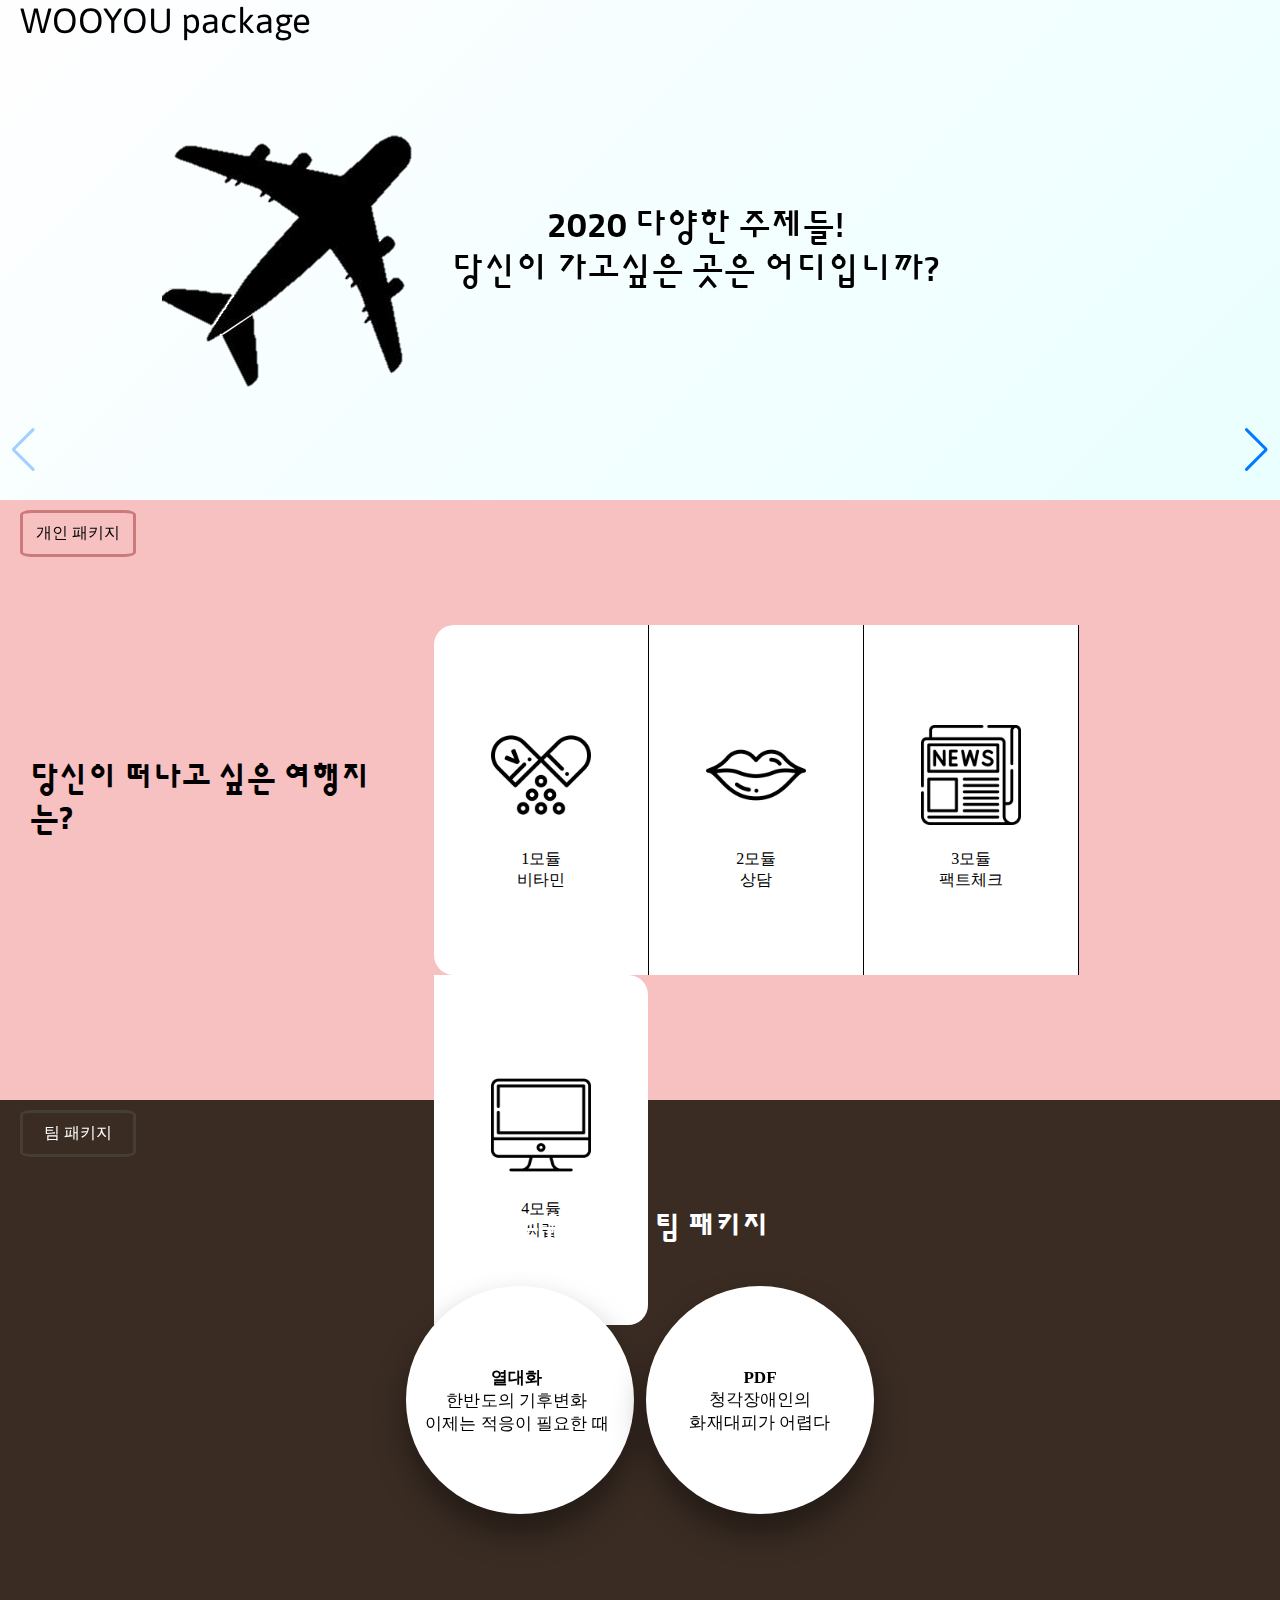
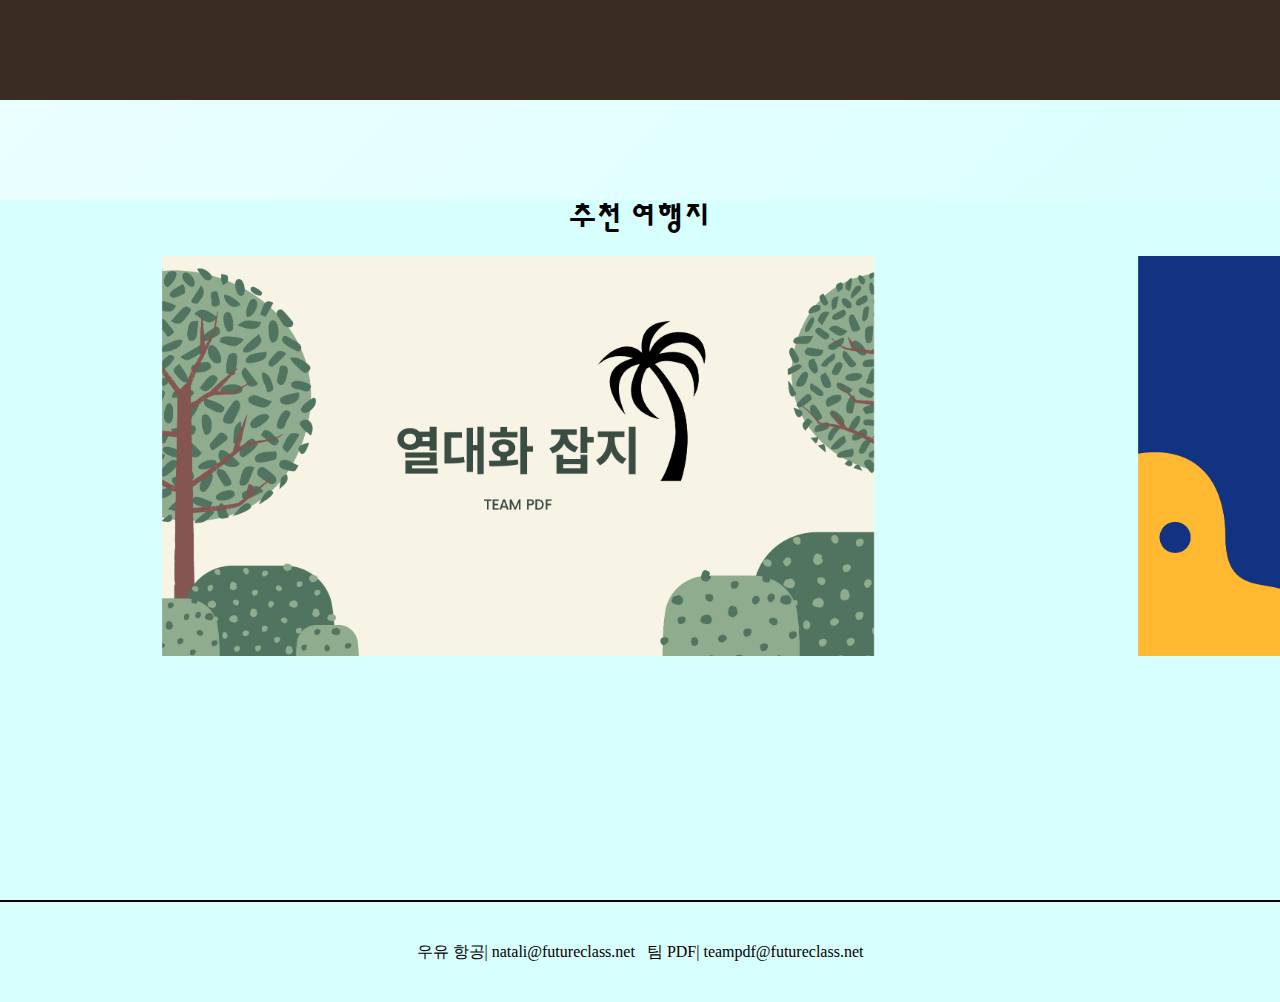
<file: index.html>
<!DOCTYPE html>
<html lang="ko">

<head>
    <meta charset="UTF-8">
    <meta name="viewport" content="width=device-width, initial-scale=1.0">
    <link rel="shortcut icon" type="image/x-icon" href="https://wooyou04.github.io/wooyou-site/pavicon.ico" />
    <title>우유 패키지</title>
    <link rel="stylesheet" href="milk.css">
    <script src="script.js"></script>

    <!-- Link Swiper's CSS -->
    <link rel="stylesheet" href="https://unpkg.com/swiper/swiper-bundle.min.css">
</head>

<body>
    <div class="container">
        <div class="logo" id="logo"><a style="color: black;" href="./index.html">WOOYOU
                package</a>
        </div>

        <div class="first">
            <img src="그림1.png">
            <div class="ftxt">
                <span>2020</span> 다양한 주제들!<br>
                당신이 가고싶은 곳은 어디입니까?
            </div>
        </div>
        <div class="gaein">
            개인 패키지
        </div>
        <div class="second">
            <h1>당신이 떠나고 싶은 여행지는?</h1>
            <div class="bbox">
                <ul>
                    <a href="./new.html" target="_sub">
                        <li class="bbox1">
                            <img src="vitamins.png" alt="비타" width="100px" height="100px">
                            <br>
                            <p>1모듈 <br> 비타민</p>
                        </li>
                    </a>
                    <a href="./22module.html" target="_sub">
                        <li class="bbox2">
                            <img src="lips.png" alt="상담" width="100px" height="100px">
                            <br>
                            <p>2모듈 <br> 상담</p>
                        </li>

                    </a>
                    <a href="./33module.html" target="_sub">
                        <li class="bbox3">
                            <img src="newspaper.png" alt="신문" width="100px" height="100px">
                            <br>
                            <p>3모듈 <br> 팩트체크</p>
                        </li>

                    </a>
                    <a href="./4module.html" target="_sub">
                        <li class="bbox4">
                            <img src="desktop.png" alt="씨랩" width="100px" height="100px">
                            <br>
                            <p>4모듈 <br> 씨랩</p>
                        </li>
                    </a>
                </ul>
            </div>
        </div>
        <div class="team">
            팀 패키지
        </div>
        <div class="third">
            <h2>우유항공의 팀 패키지</h2>
            <a href="./trop.html" target="_sub">
                <div class="tbox">
                    <div class="tropical">
                        <p>
                            <strong>열대화</strong>
                            <br>
                            한반도의 기후변화
                            <br>
                            이제는 적응이 필요한 때
                        </p>

                    </div>
                </div>
            </a>

            <a href="./team.html" target="_sub">
                <div class="tpbox">
                    <p>
                        <strong>PDF</strong>
                        <br>
                        청각장애인의 <br> 화재대피가 어렵다
                    </p>
                </div>
            </a>
        </div>
        <div class="fourth">
            <h3> 추천 여행지</h3>
            <br>
            <div class="swiper-container">
                <div class="swiper-wrapper">
                    <div class="swiper-slide"><a href="./new.html"><img src="추천1.png"></a></div>
                    <div class="swiper-slide"><a href="./22module.html"><img src="추천2.png"></a></div>
                    <div class="swiper-slide"><a href="./33module.html"><img src="추천3.png"></a></div>

                </div>
                <!-- Add Arrows -->
                <div class="swiper-button-next"></div>
                <div class="swiper-button-prev"></div>
            </div>
        </div>
        <!-- Swiper JS -->
        <script src="https://unpkg.com/swiper/swiper-bundle.min.js"></script>

        <div class="footer">
            <span>우유 항공</span>| natali@futureclass.net
            &nbsp; <span>팀 PDF</span>| teampdf@futureclass.net
        </div>
    </div>

</body>

</html>
</file>
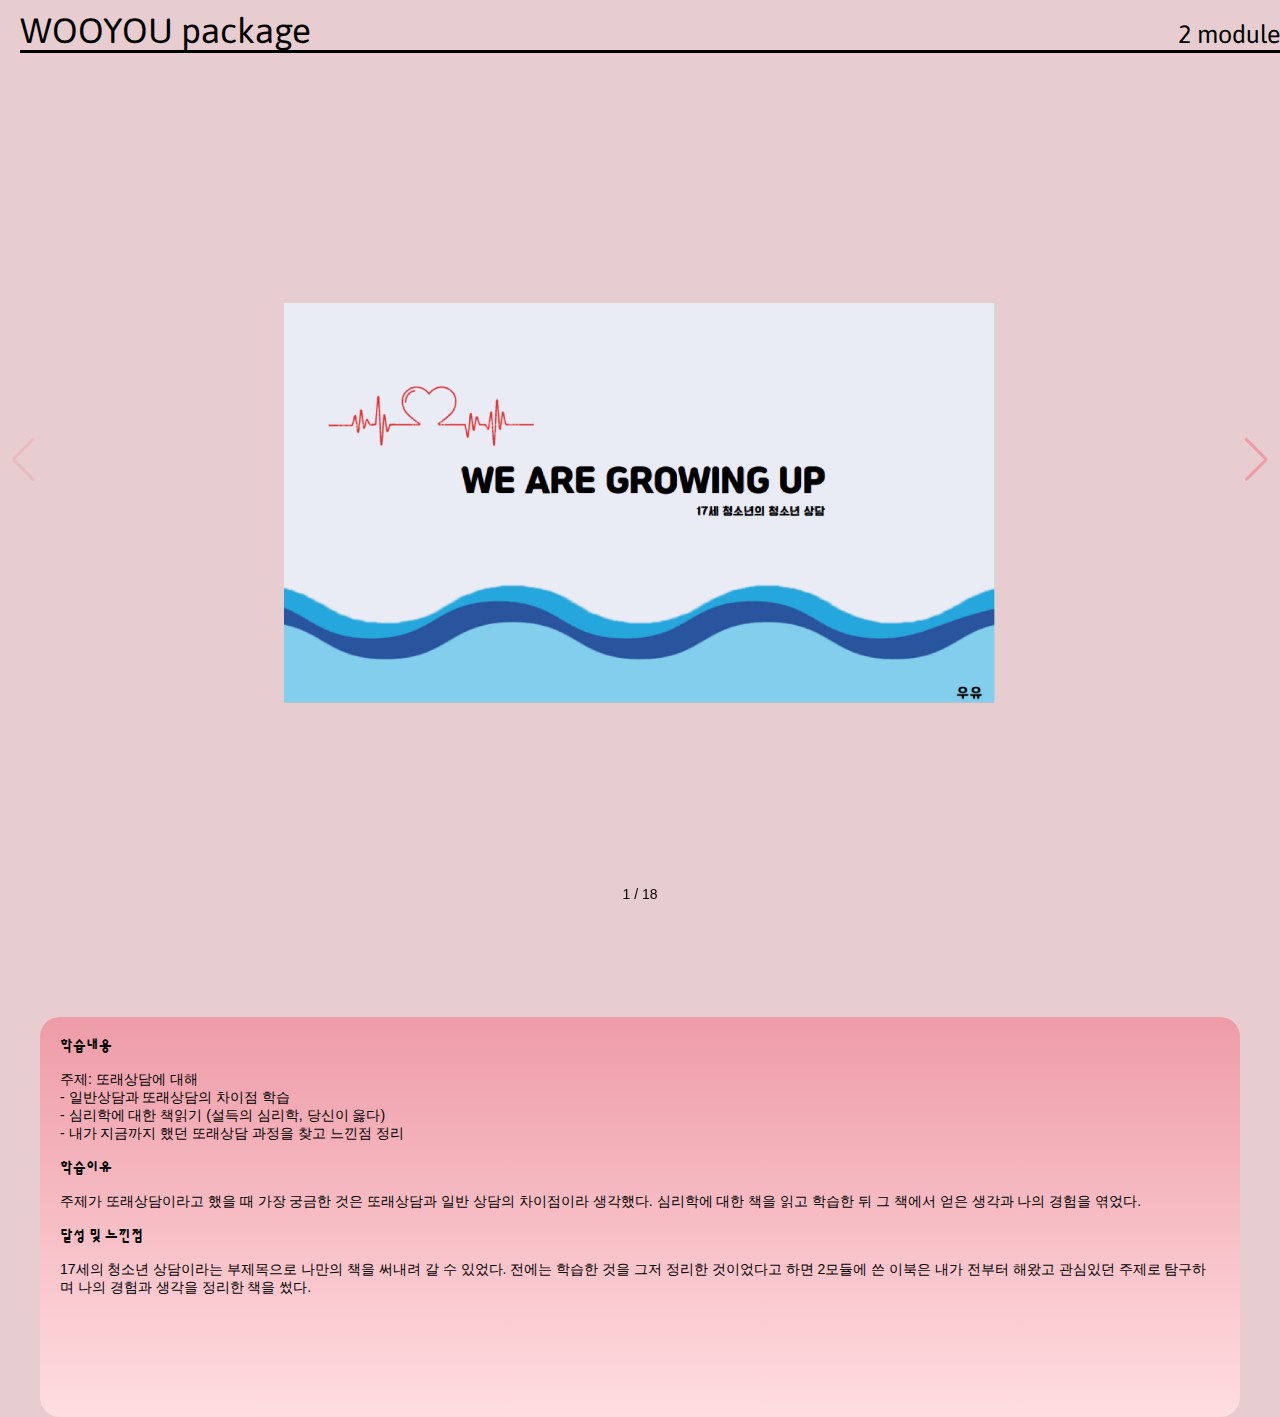
<file: 22module.html>
<!DOCTYPE html>
<html lang="en">

<head>
    <meta charset="utf-8">
    <title>우유투어/2모듈</title>
    <!-- Link Swiper's CSS -->
    <link rel="stylesheet" href="https://unpkg.com/swiper/swiper-bundle.min.css">

</head>

<body>
    <header>
        <div class="inner-container">
            <div class="logo" id="logo"><a style="color: black;" href="./index.html">WOOYOU
                    package</a>
                <div class="module">2 module</div>
            </div>

        </div>
    </header>
    <!-- Swiper -->
    <div class="swiper-container">
        <div class="swiper-wrapper">
            <div class="swiper-slide"><img src="2.png"></div>
            <div class="swiper-slide"><img src="2-1.png"></div>
            <div class="swiper-slide"><img src="2-2-1.png"></div>
            <div class="swiper-slide"><img src="2-2.png"></div>
            <div class="swiper-slide"><img src="2-3.png"></div>
            <div class="swiper-slide"><img src="2-4.png"></div>
            <div class="swiper-slide"><img src="2-5.png"></div>
            <div class="swiper-slide"><img src="2-6.png"></div>
            <div class="swiper-slide"><img src="2-7.png"></div>
            <div class="swiper-slide"><img src="2-8.png"></div>
            <div class="swiper-slide"><img src="2-9.png"></div>
            <div class="swiper-slide"><img src="2-10.png"></div>
            <div class="swiper-slide"><img src="2-11.png"></div>
            <div class="swiper-slide"><img src="2-12.png"></div>
            <div class="swiper-slide"><img src="2-13.png"></div>
            <div class="swiper-slide"><img src="2-14.png"></div>
            <div class="swiper-slide"><img src="2-15.png"></div>
            <div class="swiper-slide"><img src="2-16.png"></div>


        </div>
        <!-- Add Pagination -->
        <div class="swiper-pagination"></div>
        <!-- Add Arrows -->
        <div class="swiper-button-next"></div>
        <div class="swiper-button-prev"></div>

    </div>
    <br><br><br><br>
    <div id="twobox">
        <div class="head">
            <strong>학습내용</strong>
        </div>
        <br>
        <div class="naeyong">
            주제: 또래상담에 대해
            <br>
            - 일반상담과 또래상담의 차이점 학습
            <br>
            - 심리학에 대한 책읽기 (설득의 심리학, 당신이 옳다)
            <br>
            - 내가 지금까지 했던 또래상담 과정을 찾고 느낀점 정리

        </div>
        <br>
        <div class="head1">
            <strong>학습이유</strong>
        </div>
        <br>
        <div class="naeyong1">
            주제가 또래상담이라고 했을 때 가장 궁금한 것은 또래상담과 일반 상담의 차이점이라 생각했다.
            심리학에 대한 책을 읽고 학습한 뒤 그 책에서 얻은 생각과 나의 경험을 엮었다.

        </div>
        <br>
        <div class="head2">
            <strong>달성 및 느낀점</strong>
        </div>
        <br>
        <div class="naeyong2">
            17세의 청소년 상담이라는 부제목으로 나만의 책을 써내려 갈 수 있었다. 전에는 학습한 것을 그저 정리한 것이었다고 하면 2모듈에 쓴 이북은 내가 전부터 해왔고 관심있던 주제로 탐구하며 나의
            경험과 생각을 정리한 책을 썼다.

        </div>
    </div>


    <style>
        @import url("https://fonts.googleapis.com/css2?family=Asap&display=swap");
        @import url("https://fonts.googleapis.com/css2?family=Sunflower:wght@300&display=swap");

        .logo {
            margin-top: 10px;
            margin-left: 20px;
            font-family: "Asap", sans-serif;
            font-size: 35px;
            border-bottom: 3px solid black;
        }

        .logo a {
            text-decoration: none;
        }

        .module {
            position: relative;
            float: right;
            font-size: 25px;
            top: 10px;
        }

        html,
        body {
            position: relative;
            height: 100%;
        }

        body {
            font-family: Helvetica Neue, Helvetica, Arial, sans-serif;
            font-size: 14px;
            color: #000;
            margin: 0;
            padding: 0;
            background-color: #e7cdcf;
        }

        .swiper-container {
            width: 100%;
            height: 100%;
        }

        .swiper-slide img {
            width: auto;
            height: auto;
            max-width: 800px;
            max-height: 400px;
        }

        .swiper-slide {
            text-align: center;
            font-size: 18px;
            width: 800px;
            height: 400px;
            margin: auto;
            /* Center slide text vertically */
            display: -webkit-box;
            display: -ms-flexbox;
            display: -webkit-flex;
            display: flex;
            -webkit-box-pack: center;
            -ms-flex-pack: center;
            -webkit-justify-content: center;
            justify-content: center;
            -webkit-box-align: center;
            -ms-flex-align: center;
            -webkit-align-items: center;
            align-items: center;
        }

        :root {
            --swiper-theme-color: #ee9ca7;
        }

        @keyframes slide {
            0% {
                transform: translate(0);
            }

            50% {
                transform: translate(-12800px);
            }

            100% {
                transform: translate(0);
            }
        }

        #twobox {
            background: linear-gradient(to bottom, #ee9ca7, #ffdde1);
            color: white;
            width: 1200px;
            height: 400px;
            padding: 20px;
            border-radius: 20px;
            box-sizing: border-box;
            margin: auto;
            color: black;
        }

        .head,
        .head1,
        .head2 {
            font-family: "Sunflower", sans-serif;
        }
    </style>
    <!-- Swiper JS -->
    <script src="https://unpkg.com/swiper/swiper-bundle.min.js"></script>

    <!-- Initialize Swiper -->
    <script>
        var swiper = new Swiper('.swiper-container', {
            pagination: {
                el: '.swiper-pagination',
                type: 'fraction',
            },
            navigation: {
                nextEl: '.swiper-button-next',
                prevEl: '.swiper-button-prev',
            },
        });
        var twobox = document.getElementById('twobox')
        function boxover(id) {
            id.style.width = '1250px'
            id.style.height = '450px'
        }
        function boxout(id) {
            id.style.width = '1200px'
            id.style.height = '400px'
        }
        twobox.addEventListener('mouseover', function () {
            boxover(twobox)
        })
        twobox.addEventListener('mouseout', function () {
            boxout(twobox)
        })
    </script>
</file>
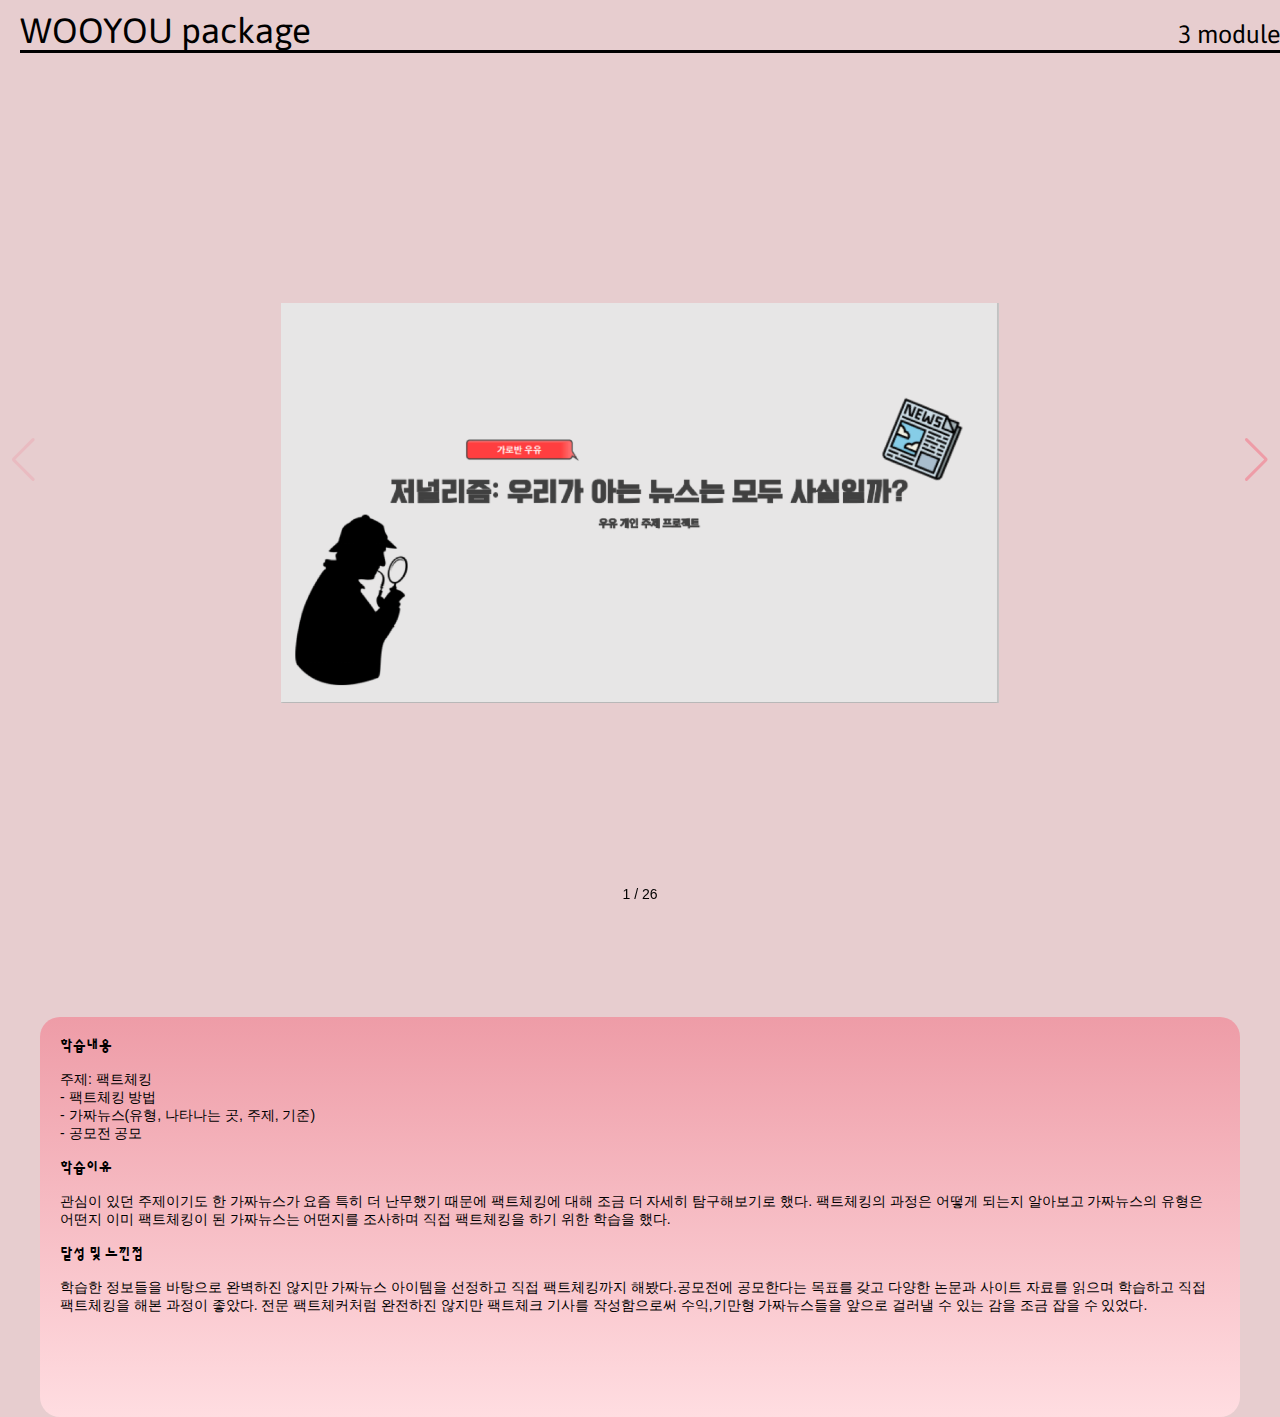
<file: 33module.html>
<!DOCTYPE html>
<html lang="en">

<head>
    <meta charset="utf-8">
    <title>우유투어/3모듈</title>
    <!-- Link Swiper's CSS -->
    <link rel="stylesheet" href="https://unpkg.com/swiper/swiper-bundle.min.css">
    <link rel="stylesheet" href="new.css">
</head>

<body>
    <header>
        <div class="inner-container">
            <div class="logo" id="logo"><a style="color: black;" href="./index.html">WOOYOU
                    package</a>
                <div class="module">3 module</div>
            </div>

        </div>
    </header>
    <!-- Swiper -->
    <div class="swiper-container">
        <div class="swiper-wrapper">
            <div class="swiper-slide"><img src="3모듈.png"></div>
            <div class="swiper-slide"><img src="3-1.png"></div>
            <div class="swiper-slide"><img src="3-2.png"></div>
            <div class="swiper-slide"><img src="3-3.png"></div>
            <div class="swiper-slide"><img src="3-4.png"></div>
            <div class="swiper-slide"><img src="3-5.png"></div>
            <div class="swiper-slide"><img src="3-6.png"></div>
            <div class="swiper-slide"><img src="3-7.png"></div>
            <div class="swiper-slide"><img src="3-8.png"></div>
            <div class="swiper-slide"><img src="3-9.png"></div>
            <div class="swiper-slide"><img src="3-10.png"></div>
            <div class="swiper-slide"><img src="3-11.png"></div>
            <div class="swiper-slide"><img src="3-12.png"></div>
            <div class="swiper-slide"><img src="3-13.png"></div>
            <div class="swiper-slide"><img src="3-14.png"></div>
            <div class="swiper-slide"><img src="3-15.png"></div>
            <div class="swiper-slide"><img src="3-16.png"></div>
            <div class="swiper-slide"><img src="3-17.png"></div>
            <div class="swiper-slide"><img src="3-18.png"></div>
            <div class="swiper-slide"><img src="3-19.png"></div>
            <div class="swiper-slide"><img src="3-20.png"></div>
            <div class="swiper-slide"><img src="3-21.png"></div>
            <div class="swiper-slide"><img src="3-22.png"></div>
            <div class="swiper-slide"><img src="3-23.png"></div>
            <div class="swiper-slide"><img src="3-24.png"></div>
            <div class="swiper-slide"><img src="3-25.png"></div>

        </div>
        <!-- Add Pagination -->
        <div class="swiper-pagination"></div>
        <!-- Add Arrows -->
        <div class="swiper-button-next"></div>
        <div class="swiper-button-prev"></div>

    </div>
    <br><br><br><br>
    <div id="threebox">
        <div class="head">
            <strong>학습내용</strong>
        </div>
        <br>
        <div class="naeyong">
            주제: 팩트체킹
            <br>
            - 팩트체킹 방법
            <br>
            - 가짜뉴스(유형, 나타나는 곳, 주제, 기준)
            <br>
            - 공모전 공모

        </div>
        <br>
        <div class="head1">
            <strong>학습이유</strong>
        </div>
        <br>
        <div class="naeyong1">
            관심이 있던 주제이기도 한 가짜뉴스가 요즘 특히 더 난무했기 때문에 팩트체킹에 대해 조금 더 자세히 탐구해보기로 했다. 팩트체킹의 과정은 어떻게 되는지 알아보고 가짜뉴스의 유형은 어떤지
            이미
            팩트체킹이 된 가짜뉴스는 어떤지를 조사하며 직접 팩트체킹을 하기 위한 학습을 했다.

        </div>
        <br>
        <div class="head2">
            <strong>달성 및 느낀점</strong>
        </div>
        <br>
        <div class="naeyong2">
            학습한 정보들을 바탕으로 완벽하진 않지만 가짜뉴스 아이템을 선정하고 직접 팩트체킹까지 해봤다.공모전에 공모한다는 목표를 갖고 다양한 논문과 사이트 자료를 읽으며 학습하고 직접 팩트체킹을
            해본
            과정이 좋았다. 전문 팩트체커처럼 완전하진 않지만 팩트체크 기사를 작성함으로써 수익,기만형 가짜뉴스들을 앞으로 걸러낼 수 있는 감을 조금 잡을 수 있었다.

        </div>
    </div>
    <style>
        @import url("https://fonts.googleapis.com/css2?family=Asap&display=swap");
        @import url("https://fonts.googleapis.com/css2?family=Sunflower:wght@300&display=swap");

        .logo {
            margin-top: 10px;
            margin-left: 20px;
            font-family: "Asap", sans-serif;
            font-size: 35px;
            border-bottom: 3px solid black;
        }

        .logo a {
            text-decoration: none;
        }

        .module {
            position: relative;
            float: right;
            font-size: 25px;
            top: 10px;
        }

        html,
        body {
            position: relative;
            height: 100%;
        }

        body {
            font-family: Helvetica Neue, Helvetica, Arial, sans-serif;
            font-size: 14px;
            color: #000;
            margin: 0;
            padding: 0;
            background-color: #e7cdcf;
        }

        .swiper-container {
            width: 100%;
            height: 100%;
        }

        .swiper-slide img {
            width: auto;
            height: auto;
            max-width: 800px;
            max-height: 400px;
        }

        .swiper-slide {
            text-align: center;
            font-size: 18px;
            width: 800px;
            height: 400px;
            margin: auto;
            /* Center slide text vertically */
            display: -webkit-box;
            display: -ms-flexbox;
            display: -webkit-flex;
            display: flex;
            -webkit-box-pack: center;
            -ms-flex-pack: center;
            -webkit-justify-content: center;
            justify-content: center;
            -webkit-box-align: center;
            -ms-flex-align: center;
            -webkit-align-items: center;
            align-items: center;
        }

        :root {
            --swiper-theme-color: #ee9ca7;
        }

        @keyframes slide {
            0% {
                transform: translate(0);
            }

            50% {
                transform: translate(-20000px);
            }

            100% {
                transform: translate(0);
            }
        }

        #threebox {
            background: linear-gradient(to bottom, #ee9ca7, #ffdde1);
            color: white;
            width: 1200px;
            height: 400px;
            padding: 20px;
            border-radius: 20px;
            box-sizing: border-box;
            margin: auto;
            color: black;
        }

        .head,
        .head1,
        .head2 {
            font-family: "Sunflower", sans-serif;
        }
    </style>
    <script src="https://unpkg.com/swiper/swiper-bundle.min.js"></script>
    <script>
        var swiper = new Swiper('.swiper-container', {
            pagination: {
                el: '.swiper-pagination',
                type: 'fraction',
            },
            navigation: {
                nextEl: '.swiper-button-next',
                prevEl: '.swiper-button-prev',
            },
        });
        var threebox = document.getElementById('threebox')
        function boxover(id) {
            id.style.width = '1250px'
            id.style.height = '450px'
        }
        function boxout(id) {
            id.style.width = '1200px'
            id.style.height = '400px'
        }
        threebox.addEventListener('mouseover', function () {
            boxover(threebox)
        })
        threebox.addEventListener('mouseout', function () {
            boxout(threebox)
        })
    </script>
</body>

</html>
</file>
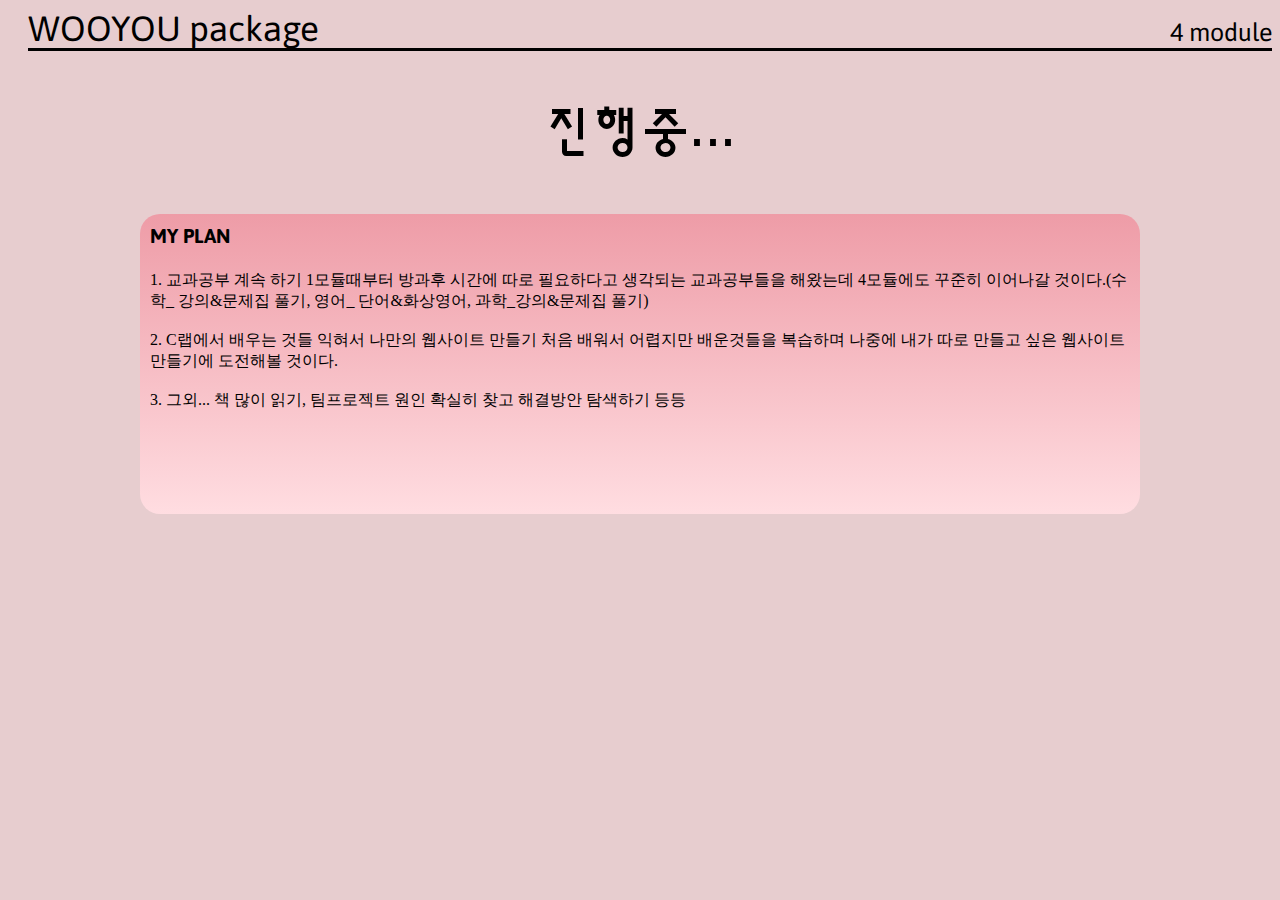
<file: 4module.html>
<!DOCTYPE html>
<html lang="ko">

<head>
    <meta charset="UTF-8">
    <meta name="viewport" content="width=device-width, initial-scale=1.0">
    <title>우유투어/4모듈</title>
</head>

<body>
    <header>
        <div class="inner-container">
            <div class="logo" id="logo"><a style="color: black;" href="index.html">WOOYOU
                    package</a>
                <div class="module">4 module</div>
            </div>
        </div>
    </header>
    <div class="ongoing">
        <span>진</span>
        <span>행</span>
        <span>중</span>
        <span>.</span>
        <span>.</span>
        <span>.</span>
    </div>
    <div id="planbox">
        <div class="plan">
            <strong>MY PLAN</strong>
            <br><br>
        </div>
        <div class="naeyong">

            1. 교과공부 계속 하기
            1모듈때부터 방과후 시간에 따로 필요하다고 생각되는 교과공부들을 해왔는데 4모듈에도 꾸준히 이어나갈 것이다.(수학_ 강의&문제집 풀기, 영어_ 단어&화상영어, 과학_강의&문제집 풀기)
            <br><br>
            2. C랩에서 배우는 것들 익혀서 나만의 웹사이트 만들기
            처음 배워서 어렵지만 배운것들을 복습하며 나중에 내가 따로 만들고 싶은 웹사이트 만들기에 도전해볼 것이다.
            <br><br>
            3. 그외... 책 많이 읽기, 팀프로젝트 원인 확실히 찾고 해결방안 탐색하기 등등
        </div>
    </div>
    <style>
        @import url("https://fonts.googleapis.com/css2?family=Sunflower:wght@300&display=swap");
        @import url("https://fonts.googleapis.com/css2?family=Asap&display=swap");

        .logo {
            margin-left: 20px;
            font-family: "Asap", sans-serif;
            font-size: 35px;
            border-bottom: 3px solid black;
        }

        .logo a {
            text-decoration: none;
        }

        body {
            background-color: #e7cdcf;
        }

        .module {
            position: relative;
            float: right;
            font-size: 25px;
            top: 10px;
        }

        .ongoing {
            font-family: "Sunflower", sans-serif;
            font-size: 50px;
            position: relative;
            top: 50px;
            text-align: center;

        }

        .ongoing span {
            display: inline-block;
            margin: 0 -.075em;
            animation: ongoing.7s infinite alternate;
        }

        .ongoing span:nth-child(2) {
            animation-delay: .1s;
        }

        .ongoing span:nth-child(3) {
            animation-delay: .2s;
        }

        .ongoing span:nth-child(4) {
            animation-delay: .3s;
        }

        .ongoing span:nth-child(5) {
            animation-delay: .4s;
        }

        .ongoing span:nth-child(6) {
            animation-delay: .5s;
        }

        @keyframes ongoing {
            0% {
                transform: scale(1);
            }

            100% {
                transform: scale(0.8);
            }
        }

        #planbox {
            background: linear-gradient(to bottom, #ee9ca7, #ffdde1);
            color: white;
            position: relative;
            top: 100px;
            width: 1000px;
            height: 300px;
            padding: 10px;
            border-radius: 20px;
            box-sizing: border-box;
            margin: auto;
            color: black;
        }

        .plan {
            font-family: "Asap", sans-serif;
            font-size: 20px;
        }
    </style>
    <script>
        var planbox = document.getElementById('planbox')
        function boxover(id) {
            id.style.width = '1050px'
            id.style.height = '350px'
        }
        function boxout(id) {
            id.style.width = '1000px'
            id.style.height = '300px'
        }
        planbox.addEventListener('mouseover', function () {
            boxover(planbox)
        })
        planbox.addEventListener('mouseout', function () {
            boxout(planbox)
        })

    </script>

</body>

</html>
</file>
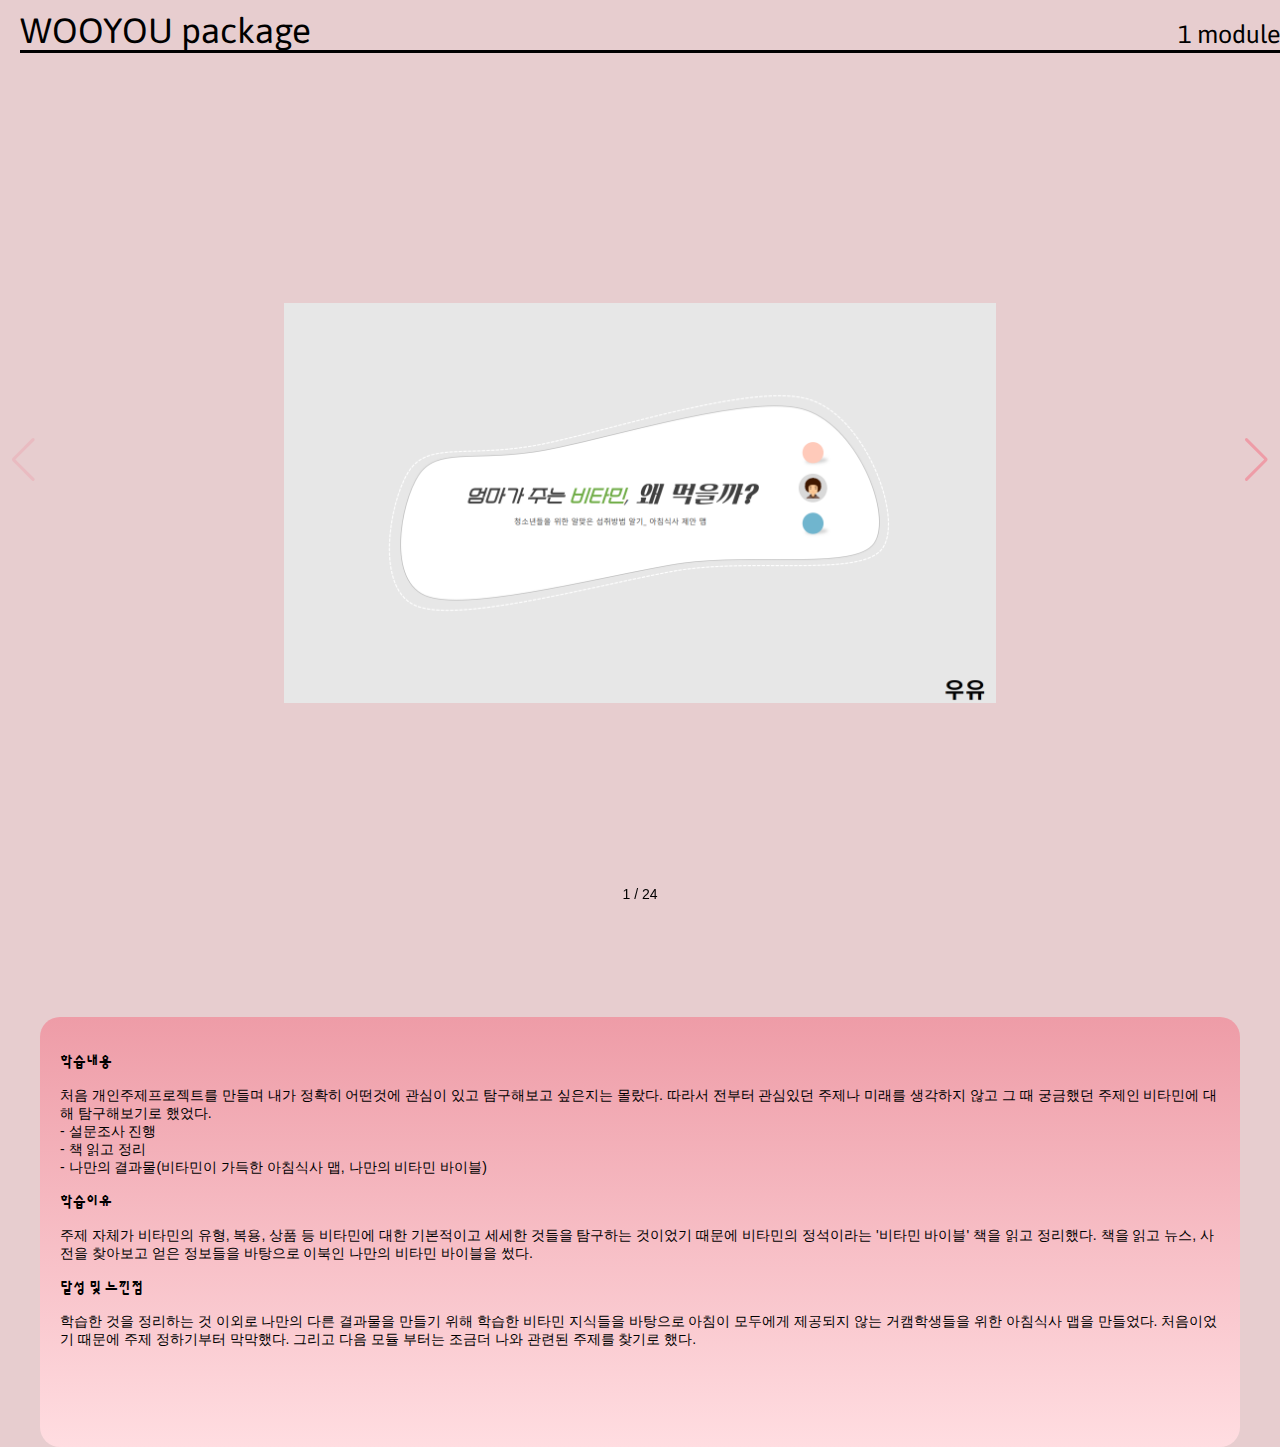
<file: new.html>
<!DOCTYPE html>
<html lang="en">

<head>
    <meta charset="utf-8">
    <title>우유투어/1모듈</title>
    <!-- Link Swiper's CSS -->
    <link rel="stylesheet" href="https://unpkg.com/swiper/swiper-bundle.min.css">
    <link rel="stylesheet" href="new.css">
</head>

<body>
    <header>
        <div class="inner-container">
            <div class="logo" id="logo"><a style="color: black;" href="./index.html">WOOYOU
                    package</a>
                <div class="module">1 module</div>
            </div>

        </div>
    </header>
    <!-- Swiper -->
    <div class="swiper-container">
        <div class="swiper-wrapper">
            <div class="swiper-slide"><img src="1모듈.png"></div>
            <div class="swiper-slide"><img src="1-1.png"></div>
            <div class="swiper-slide"><img src="1-2.png"></div>
            <div class="swiper-slide"><img src="1-3.png"></div>
            <div class="swiper-slide"><img src="1-4.png"></div>
            <div class="swiper-slide"><img src="1-5.png"></div>
            <div class="swiper-slide"><img src="1-6.png"></div>
            <div class="swiper-slide"><img src="1-7.png"></div>
            <div class="swiper-slide"><img src="1-8.png"></div>
            <div class="swiper-slide"><img src="1-9.png"></div>
            <div class="swiper-slide"><img src="1-10.png"></div>
            <div class="swiper-slide"><img src="1-11.png"></div>
            <div class="swiper-slide"><img src="1-12.png"></div>
            <div class="swiper-slide"><img src="1-13.png"></div>
            <div class="swiper-slide"><img src="1-14.png"></div>
            <div class="swiper-slide"><img src="1-15.png"></div>
            <div class="swiper-slide"><img src="1-16.png"></div>
            <div class="swiper-slide"><img src="1-17.png"></div>
            <div class="swiper-slide"><img src="1-18.png"></div>
            <div class="swiper-slide"><img src="1-19.png"></div>
            <div class="swiper-slide"><img src="1-20.png"></div>
            <div class="swiper-slide"><img src="1-21.png"></div>
            <div class="swiper-slide"><img src="1-22.png"></div>
            <div class="swiper-slide"><img src="1-23.png"></div>

        </div>
        <!-- Add Pagination -->
        <div class="swiper-pagination"></div>
        <!-- Add Arrows -->
        <div class="swiper-button-next"></div>
        <div class="swiper-button-prev"></div>

    </div>
    <br><br><br><br>
    <div id="onebox">
        <br>
        <div class="head">
            <strong>학습내용</strong>
        </div>
        <br>
        <div class="naeyong">
            처음 개인주제프로젝트를 만들며 내가 정확히 어떤것에 관심이 있고 탐구해보고 싶은지는 몰랐다. 따라서 전부터 관심있던 주제나 미래를 생각하지 않고 그 때 궁금했던 주제인 비타민에 대해
            탐구해보기로
            했었다.
            <br>
            - 설문조사 진행
            <br>
            - 책 읽고 정리
            <br>
            - 나만의 결과물(비타민이 가득한 아침식사 맵, 나만의 비타민 바이블)

        </div>
        <br>
        <div class="head1">
            <strong>학습이유</strong>
        </div>
        <br>
        <div class="naeyong1">
            주제 자체가 비타민의 유형, 복용, 상품 등 비타민에 대한 기본적이고 세세한 것들을 탐구하는 것이었기 때문에 비타민의 정석이라는 '비타민 바이블' 책을 읽고 정리했다.
            책을 읽고 뉴스, 사전을 찾아보고 얻은 정보들을 바탕으로 이북인 나만의 비타민 바이블을 썼다.

        </div>
        <br>
        <div class="head2">
            <strong>달성 및 느낀점</strong>
        </div>
        <br>
        <div class="naeyong2">
            학습한 것을 정리하는 것 이외로 나만의 다른 결과물을 만들기 위해 학습한 비타민 지식들을 바탕으로 아침이 모두에게 제공되지 않는 거캠학생들을 위한 아침식사 맵을 만들었다. 처음이었기
            때문에 주제
            정하기부터 막막했다. 그리고 다음 모듈 부터는 조금더 나와 관련된 주제를 찾기로 했다.

        </div>
    </div>

    <!-- Swiper JS -->
    <script src="https://unpkg.com/swiper/swiper-bundle.min.js"></script>

    <!-- Initialize Swiper -->
    <script>
        var swiper = new Swiper('.swiper-container', {
            pagination: {
                el: '.swiper-pagination',
                type: 'fraction',
            },
            navigation: {
                nextEl: '.swiper-button-next',
                prevEl: '.swiper-button-prev',
            },
        });
        var onebox = document.getElementById('onebox')
        function boxover(id) {
            id.style.width = '1250px'
            id.style.height = '460px'
        }
        function boxout(id) {
            id.style.width = '1200px'
            id.style.height = '430px'
        }
        onebox.addEventListener('mouseover', function () {
            boxover(onebox)
        })
        onebox.addEventListener('mouseout', function () {
            boxout(onebox)
        })
    </script>
</body>

</html>
</file>
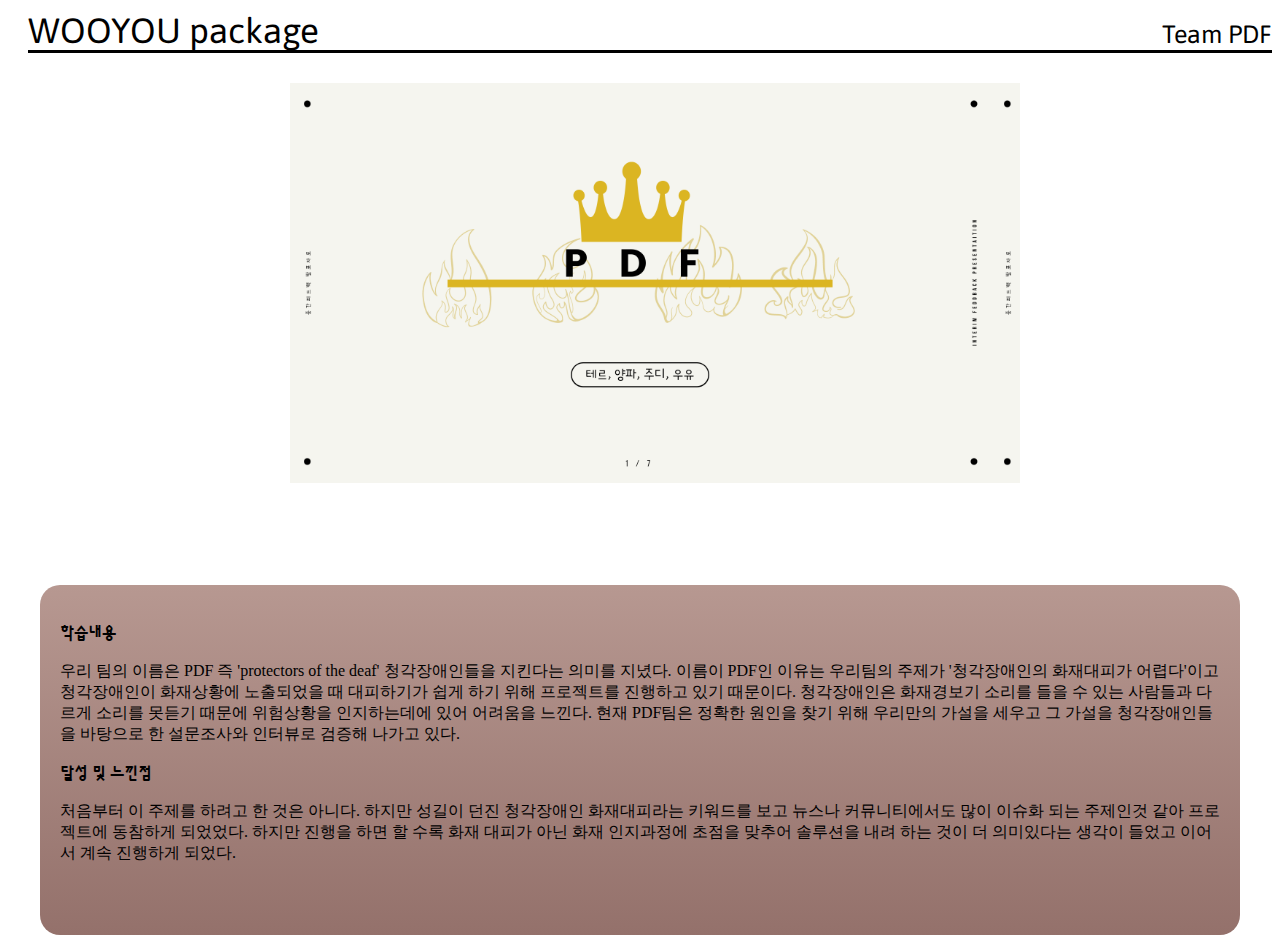
<file: PDF.html>
<!DOCTYPE html>
<html lang="ko">

<head>
    <meta charset="UTF-8">
    <meta name="viewport" content="width=device-width, initial-scale=1.0">
    <title>우유투어/team PDF</title>
</head>

<body>
    <header>
        <div class="inner-container">
            <div class="logo" id="logo"><a style="color: black;" href="./index.html">WOOYOU
                    package</a>
                <div class="module">Team PDF</div>
            </div>
    </header>
    <div class="ebook">

        <div class="team" id="test">
            <div class="teaminner">
                <img src="t1 (1).png" alt="개주프1" width="700px" height="400px" />
            </div>
            <div class="teaminner" id="test">

                <img src="t1 (2).png" alt="개주프1" width="700px" height="400px" />
            </div>
            <div class="teaminner" id="test">

                <img src="t1 (3).png" alt="개주프1" width="700px" height="400px" />
            </div>
            <div class="teaminner" id="test">

                <img src="t1 (4).png" alt="개주프1" width="700px" height="400px" />
            </div>
            <div class="teaminner" id="test">

                <img src="t1 (5).png" alt="개주프1" width="700px" height="400px" />
            </div>
            <div class="teaminner" id="test">

                <img src="t1 (6).png" alt="개주프1" width="700px" height="400px" />
            </div>
            <div class="teaminner" id="test">

                <img src="t1 (7).png" alt="개주프1" width="700px" height="400px" />
            </div>
        </div>
    </div>
    <br><br><br><br>
    <div id="tbox">
        <br>
        <div class="head">
            <strong>학습내용</strong>
        </div>
        <br>
        <div class="naeyong">
            우리 팀의 이름은 PDF 즉 'protectors of the deaf' 청각장애인들을 지킨다는 의미를 지녔다. 이름이 PDF인 이유는 우리팀의 주제가
            '청각장애인의 화재대피가
            어렵다'이고 청각장애인이 화재상황에 노출되었을 때 대피하기가 쉽게 하기 위해 프로젝트를 진행하고 있기 때문이다. 청각장애인은 화재경보기 소리를 들을 수 있는 사람들과 다르게 소리를
            못듣기 때문에 위험상황을 인지하는데에 있어 어려움을 느낀다. 현재 PDF팀은 정확한 원인을 찾기 위해 우리만의 가설을 세우고 그 가설을 청각장애인들을 바탕으로 한 설문조사와
            인터뷰로 검증해 나가고 있다.
        </div>

        <br>
        <div class="head2">
            <strong>달성 및 느낀점</strong>
        </div>
        <br>
        <div class="naeyong2">
            처음부터 이 주제를 하려고 한 것은 아니다. 하지만 성길이 던진 청각장애인 화재대피라는 키워드를 보고 뉴스나 커뮤니티에서도 많이 이슈화 되는 주제인것 같아 프로젝트에 동참하게
            되었었다. 하지만 진행을 하면 할 수록 화재 대피가 아닌 화재 인지과정에 초점을 맞추어 솔루션을 내려 하는 것이 더 의미있다는 생각이 들었고 이어서 계속 진행하게 되었다.

        </div>
    </div>

    <style>
        @import url("https://fonts.googleapis.com/css2?family=Sunflower:wght@300&display=swap");
        @import url("https://fonts.googleapis.com/css2?family=Asap&display=swap");

        .logo {
            margin-top: 10px;
            margin-left: 20px;
            font-family: "Asap", sans-serif;
            font-size: 35px;
            border-bottom: 3px solid black;
        }

        .logo a {
            text-decoration: none;
        }

        .module {
            position: relative;
            float: right;
            font-size: 25px;
            top: 10px;
        }

        .team {
            width: 700*7px;
            display: flex;
            animation: slide 40s 0s 99999;
            animation-timing-function: linear;
        }

        .teaminner {
            width: 700px;
            height: 400px;
        }

        .ebook {
            width: 700px;
            height: 400px;
            overflow: hidden;
            padding: 30px;
            margin: auto;

        }

        @keyframes slide {
            0% {
                transform: translate(0);
            }

            50% {
                transform: translate(-4200px);
            }

            100% {
                transform: translate(0);
            }
        }

        #tbox {
            background: linear-gradient(to bottom, #b79891, #94716b);
            color: white;
            width: 1200px;
            height: 350px;
            padding: 20px;
            border-radius: 20px;
            box-sizing: border-box;
            margin: auto;
            color: black;
        }

        .head,
        .head2 {
            font-family: "Sunflower", sans-serif;
        }
    </style>
    <script>
        var tbox = document.getElementById('tbox')
        function boxover(id) {
            id.style.width = '1250px'
            id.style.height = '400px'
        }
        function boxout(id) {
            id.style.width = '1200px'
            id.style.height = '350px'
        }
        tbox.addEventListener('mouseover', function () {
            boxover(tbox)
        })
        tbox.addEventListener('mouseout', function () {
            boxout(tbox)
        })

    </script>
</body>

</html>
</file>
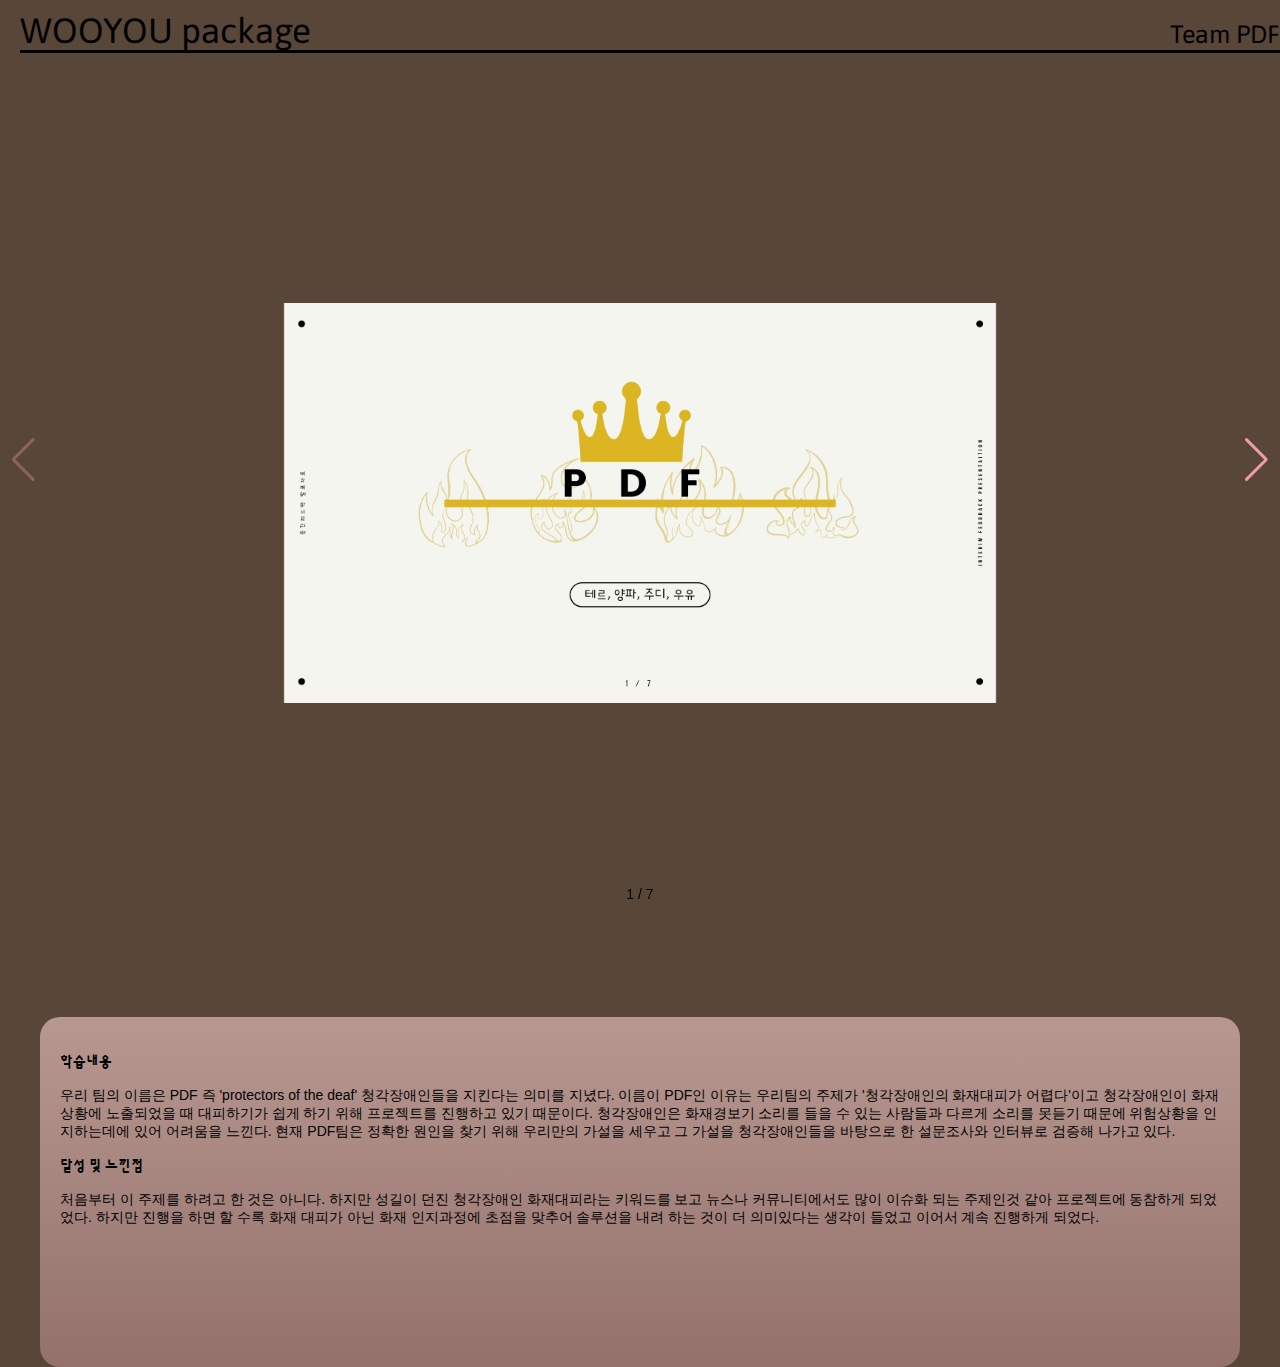
<file: team.html>
<!DOCTYPE html>
<html lang="en">

<head>
    <meta charset="utf-8">
    <title>우유투어/Team PDF</title>
    <!-- Link Swiper's CSS -->
    <link rel="stylesheet" href="https://unpkg.com/swiper/swiper-bundle.min.css">
    <link rel="stylesheet" href="new.css">
</head>

<body>
    <header>
        <div class="inner-container">
            <div class="logo" id="logo"><a style="color: black;"
                    href="file:///C:/Users/Melody/Documents/GitHub/wooyou-site/index.html">WOOYOU
                    package</a>
                <div class="module">Team PDF</div>
            </div>

        </div>
    </header>
    <!-- Swiper -->
    <div class="swiper-container">
        <div class="swiper-wrapper">
            <div class="swiper-slide"><img src="t1 (1).png"></div>
            <div class="swiper-slide"><img src="t1 (2).png"></div>
            <div class="swiper-slide"><img src="t1 (3).png"></div>
            <div class="swiper-slide"><img src="t1 (4).png"></div>
            <div class="swiper-slide"><img src="t1 (5).png"></div>
            <div class="swiper-slide"><img src="t1 (6).png"></div>
            <div class="swiper-slide"><img src="t1 (7).png"></div>


        </div>
        <!-- Add Pagination -->
        <div class="swiper-pagination"></div>
        <!-- Add Arrows -->
        <div class="swiper-button-next"></div>
        <div class="swiper-button-prev"></div>

    </div>
    <br><br><br><br>
    <div id="tbox">
        <br>
        <div class="head">
            <strong>학습내용</strong>
        </div>
        <br>
        <div class="naeyong">
            우리 팀의 이름은 PDF 즉 'protectors of the deaf' 청각장애인들을 지킨다는 의미를 지녔다. 이름이 PDF인 이유는 우리팀의 주제가
            '청각장애인의 화재대피가
            어렵다'이고 청각장애인이 화재상황에 노출되었을 때 대피하기가 쉽게 하기 위해 프로젝트를 진행하고 있기 때문이다. 청각장애인은 화재경보기 소리를 들을 수 있는 사람들과 다르게 소리를
            못듣기 때문에 위험상황을 인지하는데에 있어 어려움을 느낀다. 현재 PDF팀은 정확한 원인을 찾기 위해 우리만의 가설을 세우고 그 가설을 청각장애인들을 바탕으로 한 설문조사와
            인터뷰로 검증해 나가고 있다.
        </div>

        <br>
        <div class="head2">
            <strong>달성 및 느낀점</strong>
        </div>
        <br>
        <div class="naeyong2">
            처음부터 이 주제를 하려고 한 것은 아니다. 하지만 성길이 던진 청각장애인 화재대피라는 키워드를 보고 뉴스나 커뮤니티에서도 많이 이슈화 되는 주제인것 같아 프로젝트에 동참하게
            되었었다. 하지만 진행을 하면 할 수록 화재 대피가 아닌 화재 인지과정에 초점을 맞추어 솔루션을 내려 하는 것이 더 의미있다는 생각이 들었고 이어서 계속 진행하게 되었다.

        </div>
    </div>
    <style>
        @import url("https://fonts.googleapis.com/css2?family=Asap&display=swap");
        @import url("https://fonts.googleapis.com/css2?family=Sunflower:wght@300&display=swap");

        .logo {
            margin-left: 20px;
            font-family: "Asap", sans-serif;
            font-size: 35px;
            border-bottom: 3px solid black;
        }

        .logo a {
            text-decoration: none;
        }

        .module {
            position: relative;
            float: right;
            font-size: 25px;
            top: 10px;
        }

        html,
        body {
            position: relative;
            height: 100%;
        }

        body {
            font-family: Helvetica Neue, Helvetica, Arial, sans-serif;
            font-size: 14px;
            color: #000;
            margin: 0;
            padding: 0;
            background-color: #584638;
        }

        .swiper-container {
            width: 100%;
            height: 100%;
        }

        .swiper-slide img {
            width: auto;
            height: auto;
            max-width: 800px;
            max-height: 400px;
        }

        .swiper-slide {
            text-align: center;
            font-size: 18px;
            width: 800px;
            height: 400px;
            margin: auto;
            /* Center slide text vertically */
            display: -webkit-box;
            display: -ms-flexbox;
            display: -webkit-flex;
            display: flex;
            -webkit-box-pack: center;
            -ms-flex-pack: center;
            -webkit-justify-content: center;
            justify-content: center;
            -webkit-box-align: center;
            -ms-flex-align: center;
            -webkit-align-items: center;
            align-items: center;
        }

        :root {
            --swiper-theme-color: #ee9ca7;
        }

        @keyframes slide {
            0% {
                transform: translate(0);
            }

            50% {
                transform: translate(-4200px);
            }

            100% {
                transform: translate(0);
            }
        }

        #tbox {
            background: linear-gradient(to bottom, #b79891, #94716b);
            color: white;
            width: 1200px;
            height: 350px;
            padding: 20px;
            border-radius: 20px;
            box-sizing: border-box;
            margin: auto;
            color: black;
        }

        .head,
        .head2 {
            font-family: "Sunflower", sans-serif;
        }
    </style>

    <!-- Swiper JS -->
    <script src="https://unpkg.com/swiper/swiper-bundle.min.js"></script>

    <!-- Initialize Swiper -->
    <script>
        var swiper = new Swiper('.swiper-container', {
            pagination: {
                el: '.swiper-pagination',
                type: 'fraction',
            },
            navigation: {
                nextEl: '.swiper-button-next',
                prevEl: '.swiper-button-prev',
            },
        });
        var tbox = document.getElementById('tbox')
        function boxover(id) {
            id.style.width = '1250px'
            id.style.height = '400px'
        }
        function boxout(id) {
            id.style.width = '1200px'
            id.style.height = '350px'
        }
        tbox.addEventListener('mouseover', function () {
            boxover(tbox)
        })
        tbox.addEventListener('mouseout', function () {
            boxout(tbox)
        })
    </script>
</file>
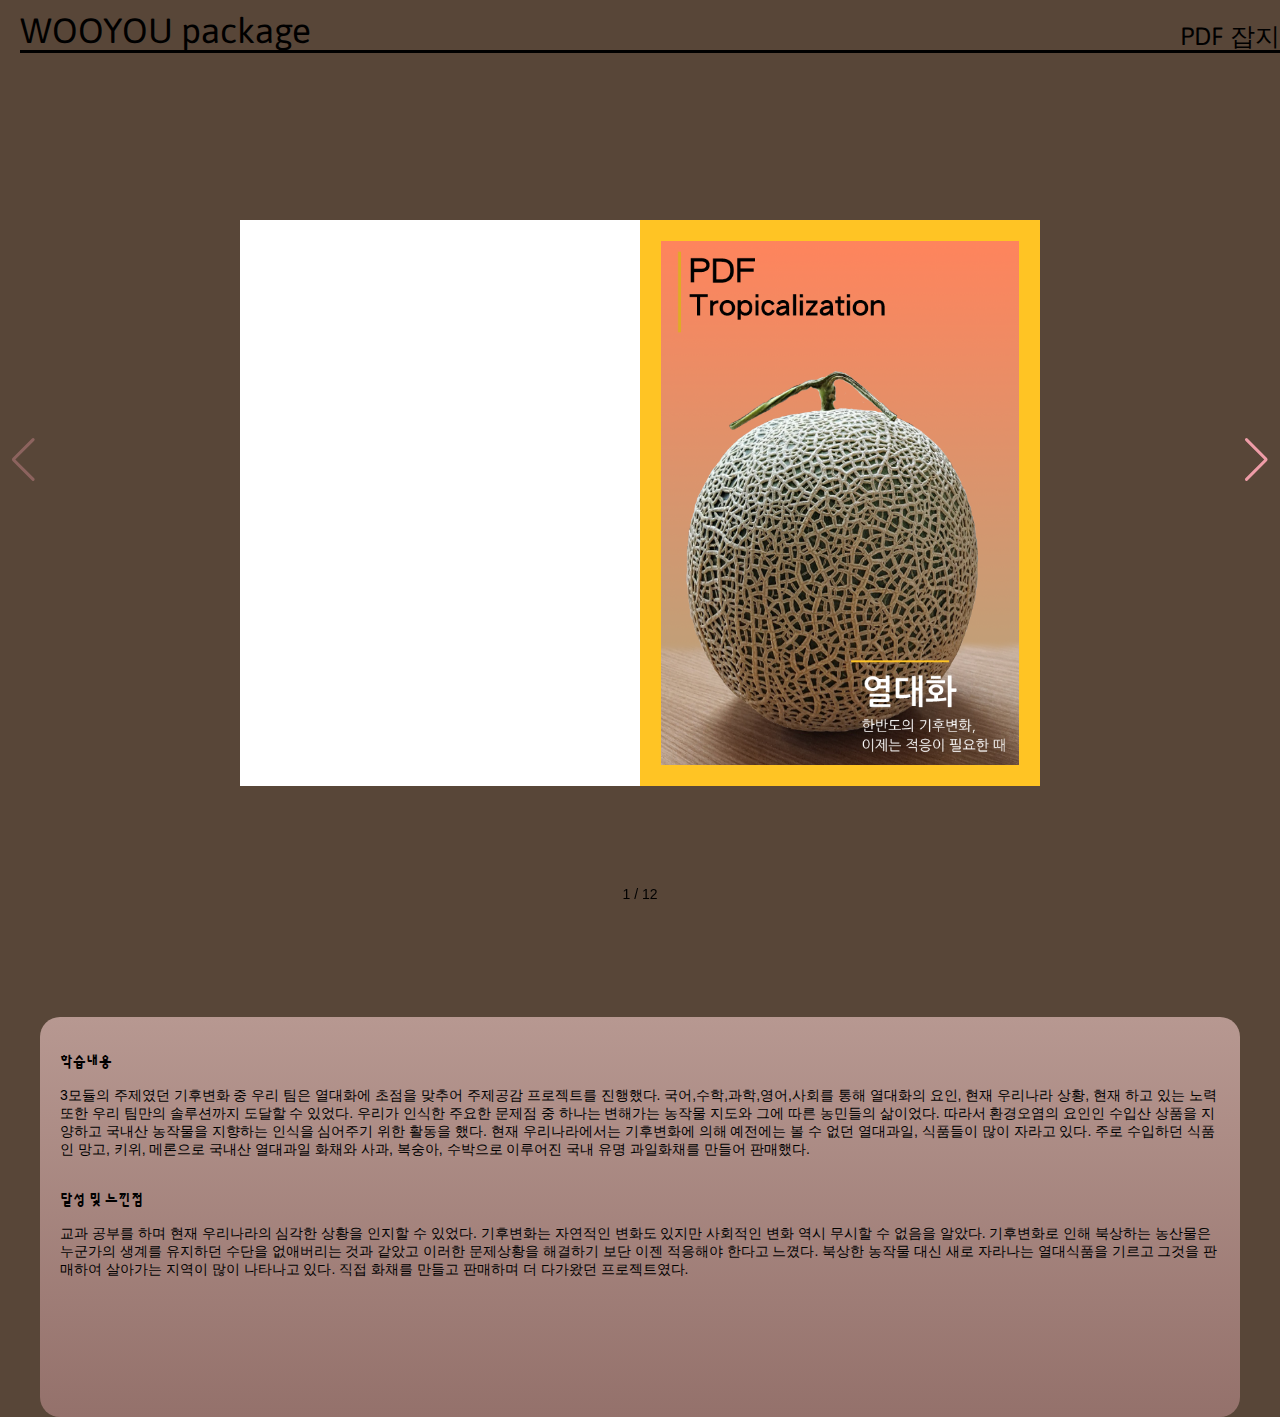
<file: trop.html>
<!DOCTYPE html>
<html lang="en">

<head>
    <meta charset="utf-8">
    <title>우유투어/열대화잡지</title>
    <!-- Link Swiper's CSS -->
    <link rel="stylesheet" href="https://unpkg.com/swiper/swiper-bundle.min.css">
    <link rel="stylesheet" href="new.css">
</head>

<body>
    <header>
        <div class="inner-container">
            <div class="logo" id="logo"><a style="color: black;" href="./index.html">WOOYOU
                    package</a>
                <div class="module">PDF 잡지</div>
            </div>

        </div>
    </header>
    <!-- Swiper -->
    <div class="swiper-container">
        <div class="swiper-wrapper">
            <div class="swiper-slide"><img src="잡1.png"></div>
            <div class="swiper-slide"><img src="잡2.png"></div>
            <div class="swiper-slide"><img src="잡3.png"></div>
            <div class="swiper-slide"><img src="잡4.png"></div>
            <div class="swiper-slide"><img src="잡5.png"></div>
            <div class="swiper-slide"><img src="잡6.png"></div>
            <div class="swiper-slide"><img src="잡7.png"></div>
            <div class="swiper-slide"><img src="잡8.png"></div>
            <div class="swiper-slide"><img src="잡9.png"></div>
            <div class="swiper-slide"><img src="잡10.png"></div>
            <div class="swiper-slide"><img src="잡11.png"></div>
            <div class="swiper-slide"><img src="잡12.png"></div>


        </div>
        <!-- Add Pagination -->
        <div class="swiper-pagination"></div>
        <!-- Add Arrows -->
        <div class="swiper-button-next"></div>
        <div class="swiper-button-prev"></div>

    </div>
    <br><br><br><br>
    <div id="tbox">
        <br>
        <div class="head">
            <strong>학습내용</strong>
        </div>
        <br>
        <div class="naeyong">
            3모듈의 주제였던 기후변화 중 우리 팀은 열대화에 초점을 맞추어 주제공감 프로젝트를 진행했다. 국어,수학,과학,영어,사회를 통해 열대화의 요인, 현재 우리나라 상황, 현재 하고 있는 노력 또한
            우리 팀만의 솔루션까지 도달할 수 있었다. 우리가 인식한 주요한 문제점 중 하나는 변해가는 농작물 지도와 그에 따른 농민들의 삶이었다. 따라서 환경오염의 요인인 수입산 상품을 지양하고 국내산
            농작물을 지향하는 인식을 심어주기 위한 활동을 했다. 현재 우리나라에서는 기후변화에 의해 예전에는 볼 수 없던 열대과일, 식품들이 많이 자라고 있다. 주로 수입하던 식품인 망고, 키위, 메론으로
            국내산 열대과일 화채와 사과, 복숭아, 수박으로 이루어진 국내 유명 과일화채를 만들어 판매했다.


        </div>
        <br><br>
        <div class="head2">
            <strong>달성 및 느낀점</strong>
        </div>
        <br>
        <div class="naeyong2">
            교과 공부를 하며 현재 우리나라의 심각한 상황을 인지할 수 있었다. 기후변화는 자연적인 변화도 있지만 사회적인 변화 역시 무시할 수 없음을 알았다. 기후변화로 인해 북상하는 농산물은 누군가의
            생계를 유지하던 수단을 없애버리는 것과 같았고 이러한 문제상황을 해결하기 보단 이젠 적응해야 한다고 느꼈다. 북상한 농작물 대신 새로 자라나는 열대식품을 기르고 그것을 판매하여 살아가는 지역이
            많이 나타나고 있다. 직접 화채를 만들고 판매하며 더 다가왔던 프로젝트였다.

        </div>
    </div>

    <style>
        @import url("https://fonts.googleapis.com/css2?family=Asap&display=swap");
        @import url("https://fonts.googleapis.com/css2?family=Sunflower:wght@300&display=swap");

        .logo {
            margin-left: 20px;
            font-family: "Asap", sans-serif;
            font-size: 35px;
            border-bottom: 3px solid black;
        }

        .logo a {
            text-decoration: none;
        }

        .module {
            position: relative;
            float: right;
            font-size: 25px;
            top: 10px;
        }

        html,
        body {
            position: relative;
            height: 100%;
        }

        body {
            font-family: Helvetica Neue, Helvetica, Arial, sans-serif;
            font-size: 14px;
            color: #000;
            margin: 0;
            padding: 0;
            background-color: #584638;
        }

        .swiper-container {
            width: 100%;
            height: 100%;
        }

        .swiper-slide img {
            width: auto;
            height: auto;
            max-width: 800px;
            max-height: 600px;
        }

        .swiper-slide {
            text-align: center;
            font-size: 18px;
            width: 800px;
            height: 600px;
            margin: auto;
            /* Center slide text vertically */
            display: -webkit-box;
            display: -ms-flexbox;
            display: -webkit-flex;
            display: flex;
            -webkit-box-pack: center;
            -ms-flex-pack: center;
            -webkit-justify-content: center;
            justify-content: center;
            -webkit-box-align: center;
            -ms-flex-align: center;
            -webkit-align-items: center;
            align-items: center;
        }

        :root {
            --swiper-theme-color: #ee9ca7;
        }

        @keyframes slide {

            0% {
                transform: translate(0);
            }

            50% {
                transform: translate(-8800px);
            }

            100% {
                transform: translate(0);
            }
        }

        #tbox {
            background: linear-gradient(to bottom, #b79891, #94716b);
            color: white;
            width: 1200px;
            height: 400px;
            padding: 20px;
            border-radius: 20px;
            box-sizing: border-box;
            margin: auto;
            color: black;
        }

        .head,
        .head2 {
            font-family: "Sunflower", sans-serif;
        }
    </style>

    <!-- Swiper JS -->
    <script src="https://unpkg.com/swiper/swiper-bundle.min.js"></script>

    <!-- Initialize Swiper -->
    <script>
        var swiper = new Swiper('.swiper-container', {
            pagination: {
                el: '.swiper-pagination',
                type: 'fraction',
            },
            navigation: {
                nextEl: '.swiper-button-next',
                prevEl: '.swiper-button-prev',
            },
        });

        var tbox = document.getElementById('tbox')
        function boxover(id) {
            id.style.width = '1250px'
            id.style.height = '450px'
        }
        function boxout(id) {
            id.style.width = '1200px'
            id.style.height = '400px'
        }
        tbox.addEventListener('mouseover', function () {
            boxover(tbox)
        })
        tbox.addEventListener('mouseout', function () {
            boxout(tbox)
        })
    </script>
</file>
<file: milk.css>
@import url("https://fonts.googleapis.com/css2?family=Asap&display=swap");
@import url("https://fonts.googleapis.com/css2?family=Sunflower:wght@300&display=swap");
* {
  margin: 0;
  list-style: none;
  text-decoration: none;
}

.container {
  height: 2000px;
  background-image: linear-gradient(-225deg, #fffeff 0%, #d7fffe 100%);
}
.nav {
  height: 50px;
}
.logo {
  position: fixed;
  margin-left: 20px;
  font-family: "Asap", sans-serif;
  font-size: 35px;
}
.logo a {
  text-decoration: none;
}
.first {
  display: flex;
  height: 500px;
  align-items: center;
  justify-content: center;
  padding-right: 30px;
  padding-left: 30px;
}
.first img {
  position: relative;
  left: -100px;
  margin-top: 30px;
  margin-right: 10px;
}
.first span {
  font-weight: bold;
}
.ftxt {
  position: relative;
  font-family: "Sunflower", sans-serif;
  font-size: 35px;
  text-align: center;
  left: -80px;
}
.second {
  display: flex;
  height: 600px;
  background-color: #f7c1c1;
  justify-content: center;
  align-items: center;
  padding-right: 30px;
  padding-left: 30px;
}
h1 {
  font-family: "Sunflower", sans-serif;
}
.gaein {
  position: absolute;
  display: inline-block;
  width: 90px;
  top: 510px;
  left: 20px;
  text-align: center;
  padding: 10px;
  border: 3px solid #ca7a7a;
  border-radius: 10%;
}
.bbox {
  display: flex;
  width: 900px;
  height: 350px;
  background-color: #f7c1c1;
  border-radius: 15px;
  justify-content: space-between;
}
.bbox li {
  float: left;
}
.bbox ul li img {
  margin-top: 100px;
}
.bbox p {
  margin-top: 20px;
  color: black;
}
.bbox1,
.bbox2,
.bbox3,
.bbox4 {
  width: 214px;
  height: 350px;
  background-color: white;
  cursor: pointer;
  text-align: center;
}
.bbox1:hover,
.bbox2:hover,
.bbox3:hover,
.bbox4:hover {
  background-color: rgba(0, 0, 0, 0.25);
  transition: all 0.3s;
}
.bbox1 {
  border-right: 1px solid black;
  border-top-left-radius: 20px;
  border-bottom-left-radius: 20px;
}
.bbox2,
.bbox3 {
  border-right: 1px solid black;
}

.bbox4 {
  border-top-right-radius: 20px;
  border-bottom-right-radius: 20px;
}
.team {
  position: absolute;
  display: inline-block;
  width: 90px;
  top: 1110px;
  left: 20px;
  text-align: center;
  padding: 10px;
  border: 3px solid #463f30;
  border-radius: 10%;
  color: white;
}
.third {
  display: flex;
  justify-items: center;
  height: 600px;
  background-color: #3a2c23;
  padding-right: 30px;
  padding-left: 30px;
}
.third h2 {
  margin: 0 auto;
  margin-top: 110px;
  color: white;
  display: inline;
  font-family: "Sunflower", sans-serif;
  font-size: 30px;
}
.tbox {
  position: absolute;
  display: flex;
  width: 200px;
  height: 200px;
  border-radius: 100%;
  padding: 20px;
  background-color: white;
  left: 400px;
  top: 1280px;
  box-shadow: 0 20px 35px rgba(0, 0, 0, 0.4);
  transform: scale(0.95);
  transition: all 0.3s;
  cursor: pointer;
  align-items: center;
}
.tbox:hover {
  transform: scale(1);
  color: rgb(212, 151, 151);
}
.tbox p {
  text-align: center;
  font-size: 18px;
  margin: 0 auto;
}
.tpbox {
  position: absolute;
  display: flex;
  width: 200px;
  height: 200px;
  border-radius: 100%;
  background-color: white;
  padding: 20px;
  right: 400px;
  top: 1280px;
  box-shadow: 0 20px 35px rgba(0, 0, 0, 0.4);
  transform: scale(0.95);
  transition: all 0.3s;
  cursor: pointer;
  align-items: center;
}
.tpbox p {
  text-align: center;
  font-size: 18px;
  margin: 0 auto;
}
.tpbox:hover {
  transform: scale(1);
  color: rgb(212, 151, 151);
}

a:link {
  color: black;
}
a:visited {
  color: black;
}
.fourth {
  height: 700px;
  padding-right: 30px;
  padding-left: 30px;
  background-color: #d7fffe;
}
h3 {
  text-align: center;
  font-size: 30px;
  margin: 0 auto;
  margin-top: 100px;
  font-family: "Sunflower", sans-serif;
}
.swiper-container {
  width: 80%;
  height: 60%;
}
.swiper-slide img {
  width: auto;
  height: auto;
  max-width: 800px;
  max-height: 400px;
}

.swiper-slide {
  text-align: center;
  font-size: 18px;
  width: 800px;
  height: 400px;
  margin: auto;
  /* Center slide text vertically */
  display: -webkit-box;
  display: -ms-flexbox;
  display: -webkit-flex;
  display: flex;
  -webkit-box-pack: center;
  -ms-flex-pack: center;
  -webkit-justify-content: center;
  justify-content: center;
  -webkit-box-align: center;
  -ms-flex-align: center;
  -webkit-align-items: center;
  align-items: center;
}

.footer {
  height: 100px;
  /* padding-right: 30px;
  padding-left: 30px; */
  background-color: #d7fffe;
  border-top: 2px solid black;
  text-align: center;
  line-height: 100px;
}
</file>
<file: new.css>
@import url("https://fonts.googleapis.com/css2?family=Asap&display=swap");
@import url("https://fonts.googleapis.com/css2?family=Sunflower:wght@300&display=swap");

.logo {
  margin-top: 10px;
  margin-left: 20px;
  font-family: "Asap", sans-serif;
  font-size: 35px;
  border-bottom: 3px solid black;
}

.logo a {
  text-decoration: none;
}

.module {
  position: relative;
  float: right;
  font-size: 25px;
  top: 10px;
}

html,
body {
  position: relative;
  height: 100%;
}
body {
  font-family: Helvetica Neue, Helvetica, Arial, sans-serif;
  font-size: 14px;
  color: #000;
  margin: 0;
  padding: 0;
  background-color: #e7cdcf;
}
.swiper-container {
  width: 100%;
  height: 100%;
}
.swiper-slide img {
  width: auto;
  height: auto;
  max-width: 800px;
  max-height: 400px;
}

.swiper-slide {
  text-align: center;
  font-size: 18px;
  width: 800px;
  height: 400px;
  margin: auto;
  /* Center slide text vertically */
  display: -webkit-box;
  display: -ms-flexbox;
  display: -webkit-flex;
  display: flex;
  -webkit-box-pack: center;
  -ms-flex-pack: center;
  -webkit-justify-content: center;
  justify-content: center;
  -webkit-box-align: center;
  -ms-flex-align: center;
  -webkit-align-items: center;
  align-items: center;
}
:root {
  --swiper-theme-color: #ee9ca7;
}

#onebox {
  background: linear-gradient(to bottom, #ee9ca7, #ffdde1);
  width: 1200px;
  height: 430px;
  padding: 20px;
  border-radius: 20px;
  box-sizing: border-box;
  margin: auto;
  color: black;
}

.head,
.head1,
.head2 {
  font-family: "Sunflower", sans-serif;
}
</file>
